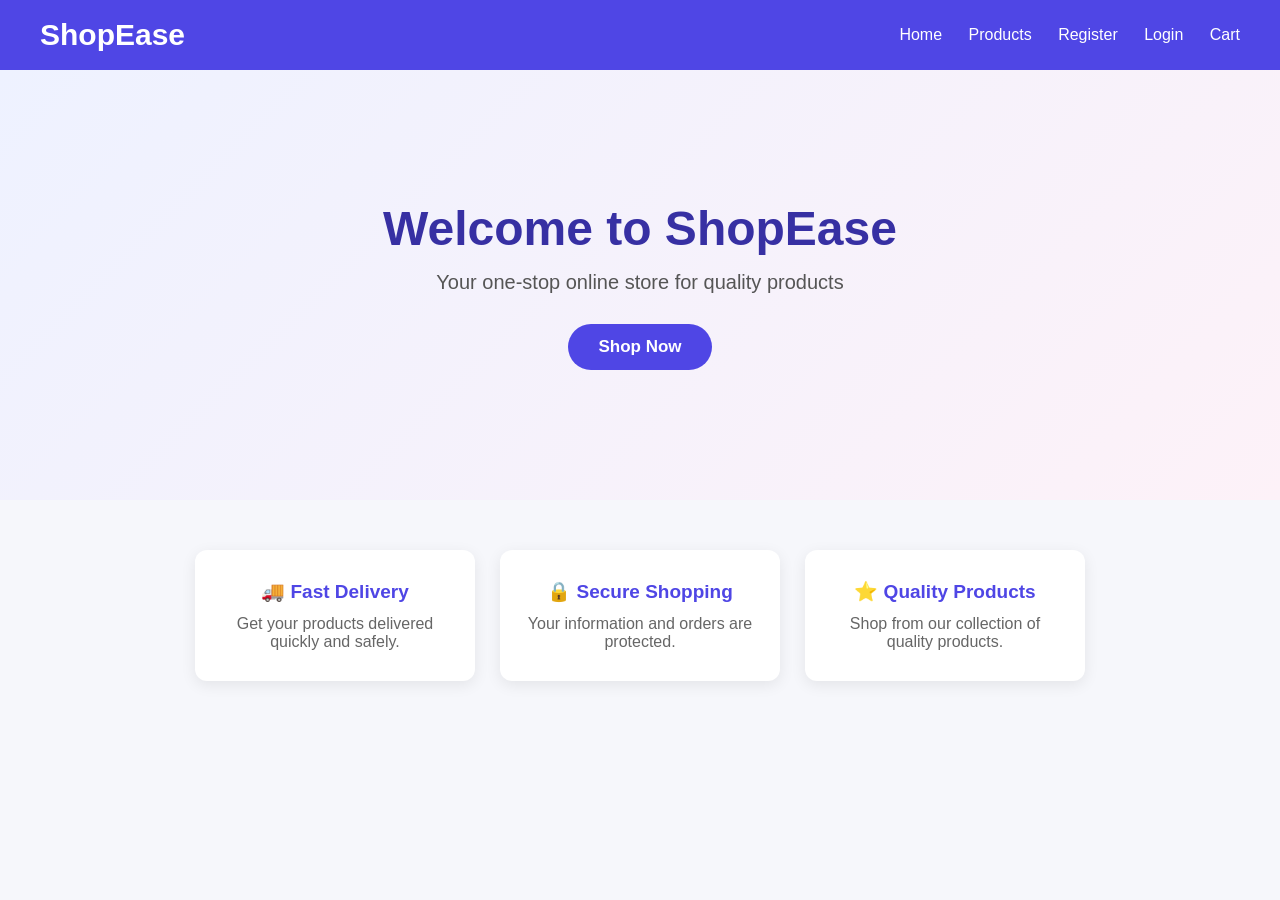
<file: Frontend/index.html>
<!DOCTYPE html>
<html lang="en">

<head>
    <meta charset="UTF-8">
    <meta name="viewport" content="width=device-width, initial-scale=1.0">

    <title>ShopEase - Online Shopping</title>

    <link rel="stylesheet" href="css/style.css">
</head>

<body>

    <!-- Navigation Bar -->

    <nav>

        <h1>ShopEase</h1>

        <div>
            <a href="index.html">Home</a>
            <a href="products.html">Products</a>
            <a href="register.html">Register</a>
            <a href="login.html">Login</a>
            <a href="cart.html">Cart</a>
        </div>

    </nav>


    <!-- Hero Section -->

    <section class="hero">

        <h1>Welcome to ShopEase</h1>

        <p>
            Your one-stop online store for quality products
        </p>

        <a href="products.html" class="btn">
            Shop Now
        </a>

    </section>


    <!-- Features Section -->

    <section class="features">

        <div>
            <h3>🚚 Fast Delivery</h3>

            <p>
                Get your products delivered quickly and safely.
            </p>
        </div>


        <div>
            <h3>🔒 Secure Shopping</h3>

            <p>
                Your information and orders are protected.
            </p>
        </div>


        <div>
            <h3>⭐ Quality Products</h3>

            <p>
                Shop from our collection of quality products.
            </p>
        </div>

    </section>

</body>

</html>
</file>
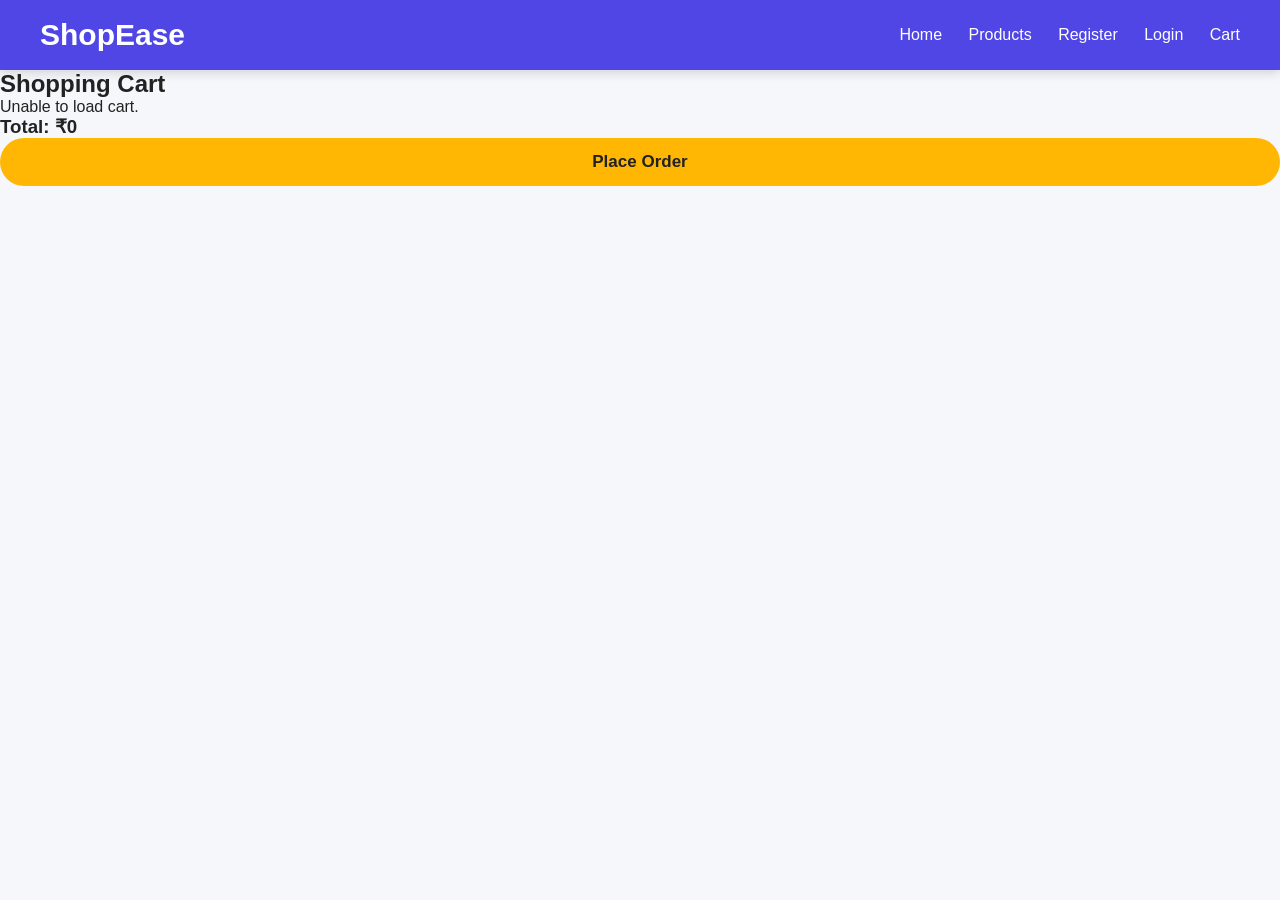
<file: Frontend/cart.html>
<!DOCTYPE html>
<html lang="en">
<head>
    <meta charset="UTF-8">
    <meta name="viewport" content="width=device-width, initial-scale=1.0">

    <title>Shopping Cart - ShopEase</title>

    <link rel="stylesheet" href="css/style.css">
</head>

<body>

    <nav>
        <h1>ShopEase</h1>

        <div>
            <a href="index.html">Home</a>
            <a href="products.html">Products</a>
            <a href="register.html">Register</a>
            <a href="login.html">Login</a>
            <a href="cart.html">Cart</a>
        </div>
    </nav>

    <div class="cart-container">

        <h2>Shopping Cart</h2>

        <div id="cart-items"></div>

        <h3 id="cart-total">Total: ₹0</h3>

        <button id="checkout-btn">
            Place Order
        </button>

    </div>

    <script src="js/cart.js"></script>

</body>
</html>
</file>
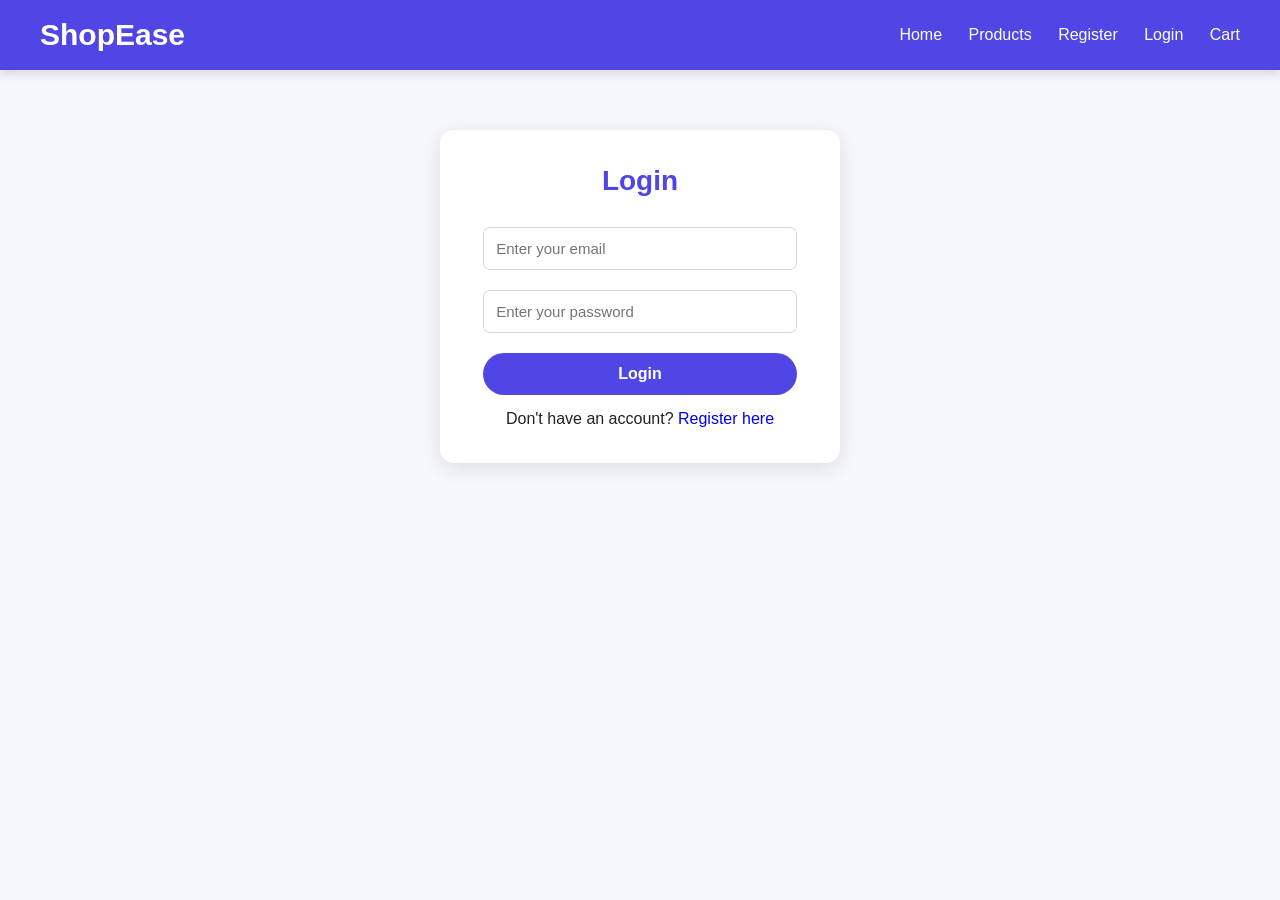
<file: Frontend/login.html>
<!DOCTYPE html>
<html lang="en">
<head>
    <meta charset="UTF-8">
    <meta name="viewport" content="width=device-width, initial-scale=1.0">
    <title>Login - ShopEase</title>

    <link rel="stylesheet" href="css/style.css">
</head>

<body>

    <nav>
        <h1>ShopEase</h1>

        <div>
            <a href="index.html">Home</a>
            <a href="products.html">Products</a>
            <a href="register.html">Register</a>
            <a href="login.html">Login</a>
            <a href="cart.html">Cart</a>
        </div>
    </nav>

    <div class="form-container">

        <h2>Login</h2>

        <form id="loginForm">

            <input
                type="email"
                id="email"
                placeholder="Enter your email"
                required
            >

            <input
                type="password"
                id="password"
                placeholder="Enter your password"
                required
            >

            <button type="submit">Login</button>

        </form>

        <p id="message"></p>

        <p>
            Don't have an account?
            <a href="register.html">Register here</a>
        </p>

    </div>

    <script src="js/login.js"></script>

</body>
</html>
</file>
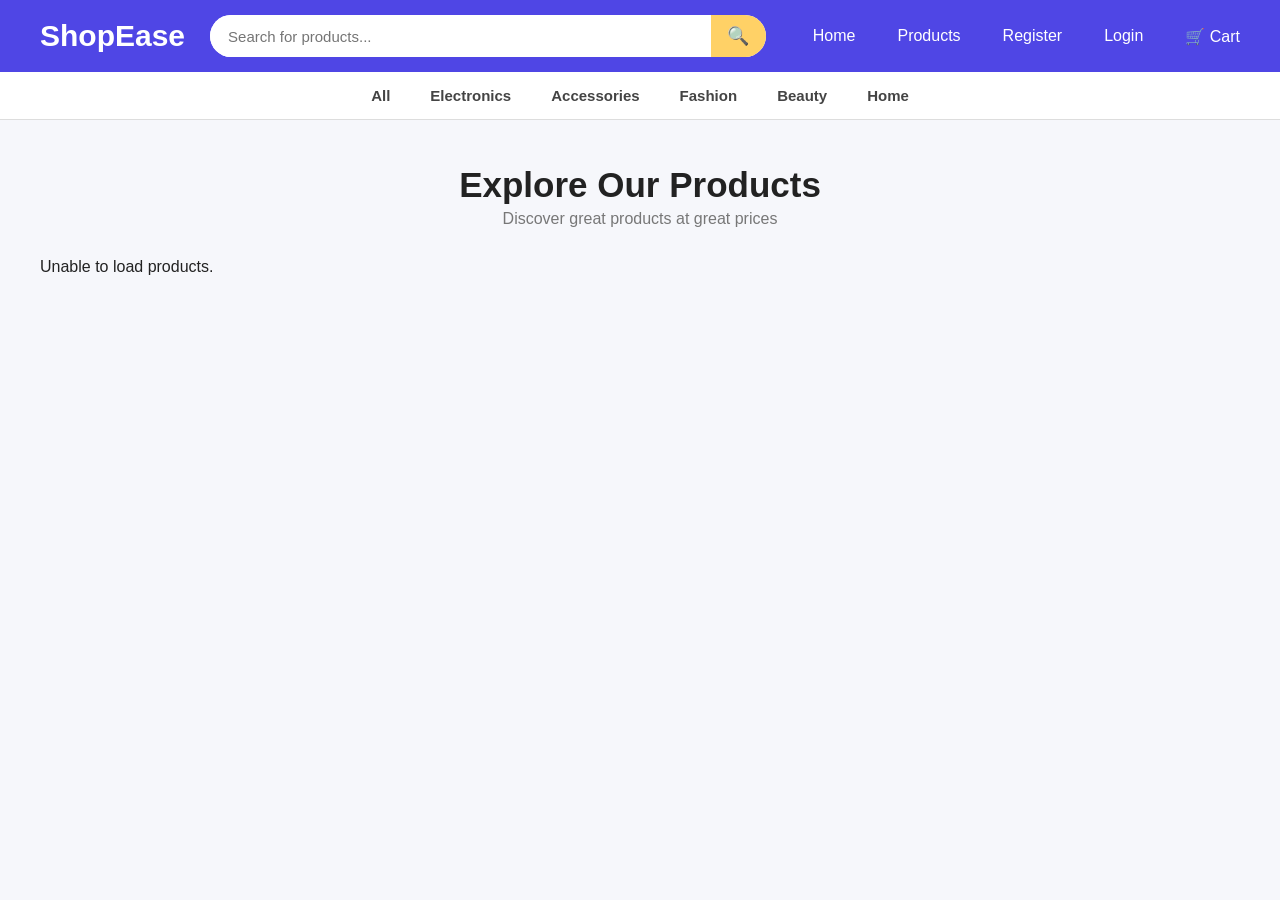
<file: Frontend/products.html>
<!DOCTYPE html>
<html lang="en">

<head>
    <meta charset="UTF-8">
    <meta name="viewport" content="width=device-width, initial-scale=1.0">

    <title>Products - ShopEase</title>

    <link rel="stylesheet" href="css/style.css">
</head>

<body>

    <!-- Navigation -->

    <nav class="main-nav">

        <div class="logo">
            ShopEase
        </div>

        <div class="search-box">
            <input
                type="text"
                id="searchInput"
                placeholder="Search for products..."
            >

            <button>🔍</button>
        </div>

        <div class="nav-links">

            <a href="index.html">Home</a>

            <a href="products.html">Products</a>

            <a href="register.html">Register</a>

            <a href="login.html">Login</a>

            <a href="cart.html">🛒 Cart</a>

        </div>

    </nav>


    <!-- Categories -->

    <div class="categories">

        <span>All</span>

        <span>Electronics</span>

        <span>Accessories</span>

        <span>Fashion</span>

        <span>Beauty</span>

        <span>Home</span>

    </div>


    <!-- Products -->

    <section class="products-section">

        <h1>Explore Our Products</h1>

        <p class="products-subtitle">
            Discover great products at great prices
        </p>

        <div id="products-container"></div>

    </section>


    <script src="js/products.js"></script>

</body>

</html>
</file>
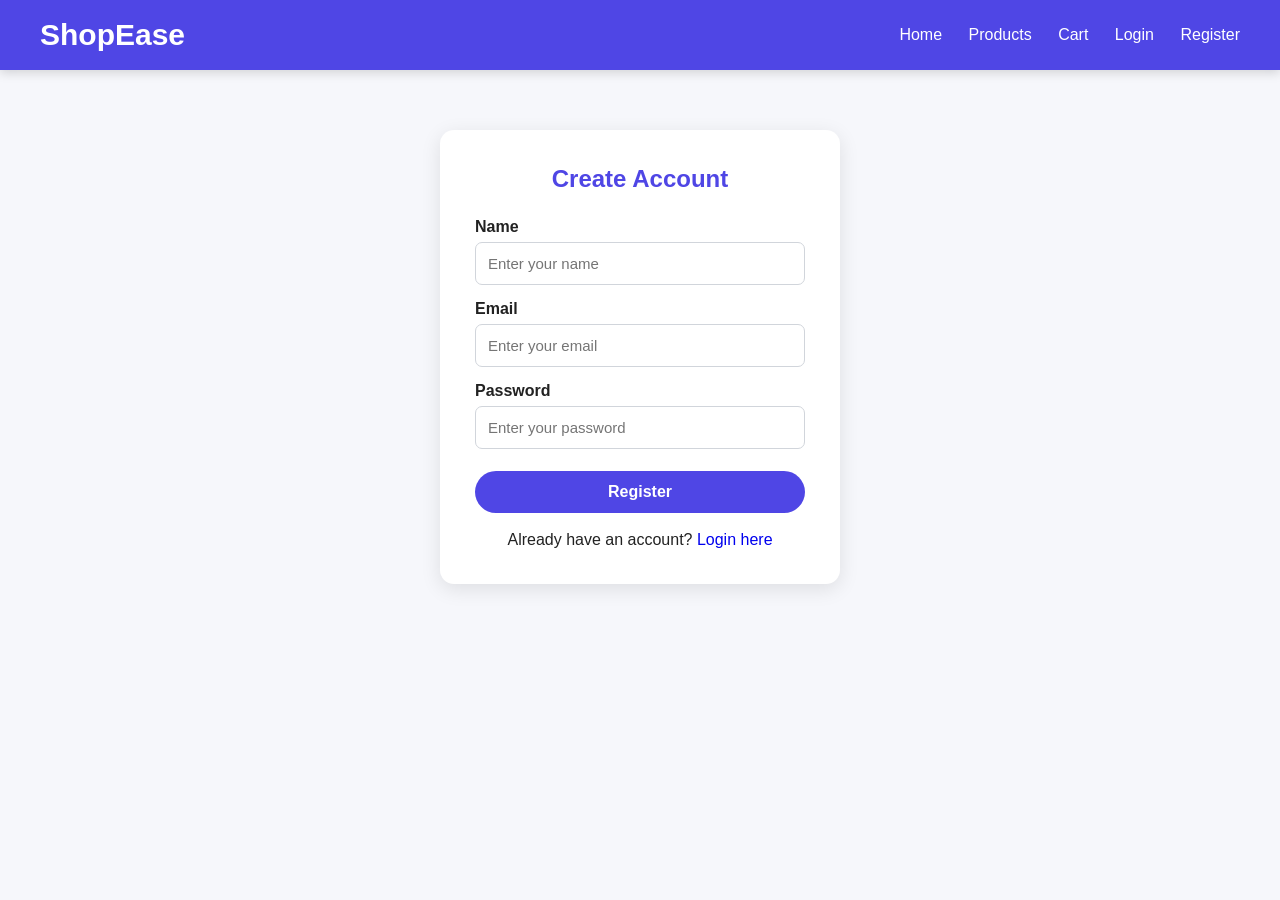
<file: Frontend/register.html>
<!DOCTYPE html>
<html lang="en">
<head>
    <meta charset="UTF-8">
    <meta name="viewport" content="width=device-width, initial-scale=1.0">

    <title>ShopEase - Register</title>

    <link rel="stylesheet" href="css/style.css">
</head>

<body>

    <!-- Navigation -->
    <nav>
        <h2>ShopEase</h2>

        <div>
            <a href="index.html">Home</a>
            <a href="products.html">Products</a>
            <a href="cart.html">Cart</a>
            <a href="login.html">Login</a>
            <a href="register.html">Register</a>
        </div>
    </nav>

    <!-- Registration Form -->
    <section class="form-section">

        <h1>Create Account</h1>

        <form id="registerForm">

            <label for="name">Name</label>
            <input
                type="text"
                id="name"
                placeholder="Enter your name"
                required
            >

            <label for="email">Email</label>
            <input
                type="email"
                id="email"
                placeholder="Enter your email"
                required
            >

            <label for="password">Password</label>
            <input
                type="password"
                id="password"
                placeholder="Enter your password"
                required
            >

            <button type="submit">Register</button>

        </form>

        <p id="message"></p>

        <p>
            Already have an account?
            <a href="login.html">Login here</a>
        </p>

    </section>

    <script src="js/register.js"></script>

</body>
</html>
</file>
<file: Frontend/css/style.css>
/* =====================================================
   SHOP EASE - COMPLETE STYLE
   ===================================================== */

/* ---------- GENERAL ---------- */

* {
    margin: 0;
    padding: 0;
    box-sizing: border-box;
}

body {
    font-family: Arial, Helvetica, sans-serif;
    background-color: #f6f7fb;
    color: #222;
}

a {
    text-decoration: none;
}

button {
    font-family: Arial, Helvetica, sans-serif;
    cursor: pointer;
}


/* =====================================================
   NAVIGATION
   ===================================================== */

nav,
.main-nav {
    width: 100%;
    min-height: 70px;

    background: #4f46e5;
    color: white;

    padding: 15px 40px;

    display: flex;
    align-items: center;
    justify-content: space-between;

    gap: 25px;

    box-shadow: 0 3px 10px rgba(0, 0, 0, 0.15);
}


/* ShopEase Logo */

nav h1,
nav h2,
.logo {
    color: white;
    font-size: 30px;
    font-weight: bold;
    white-space: nowrap;
}


/* Navigation Links */

nav div:last-child a {
    color: white;
    margin-left: 22px;
    font-size: 16px;
    font-weight: 500;
}

nav div:last-child a:hover {
    color: #ffd166;
}


/* Modern Navigation Links */

.nav-links {
    display: flex;
    align-items: center;
    gap: 20px;
}

.nav-links a {
    color: white;
    font-size: 16px;
    font-weight: 500;
}

.nav-links a:hover {
    color: #ffd166;
}


/* =====================================================
   SEARCH BAR
   ===================================================== */

.search-box {
    flex: 1;
    max-width: 600px;

    display: flex;

    background-color: white;

    border-radius: 25px;

    overflow: hidden;

    height: 42px;
}

.search-box input {
    flex: 1;

    border: none;
    outline: none;

    padding: 0 18px;

    font-size: 15px;

    color: #333;
}

.search-box button {
    width: 55px;

    border: none;

    background-color: #ffd166;

    font-size: 18px;
}

.search-box button:hover {
    background-color: #ffc233;
}


/* =====================================================
   HERO SECTION
   ===================================================== */

.hero {
    min-height: 430px;

    display: flex;
    flex-direction: column;

    justify-content: center;
    align-items: center;

    text-align: center;

    padding: 80px 20px;

    background:
        linear-gradient(
            135deg,
            #eef2ff,
            #fdf2f8
        );
}

.hero h1 {
    font-size: 48px;

    margin-bottom: 15px;

    color: #3730a3;
}

.hero p {
    font-size: 20px;

    color: #555;

    margin-bottom: 30px;
}


/* Shop Now */

.btn {
    display: inline-block;

    padding: 13px 30px;

    background-color: #4f46e5;

    color: white;

    border-radius: 25px;

    font-size: 17px;

    font-weight: bold;

    transition: 0.3s;
}

.btn:hover {
    background-color: #3730a3;

    transform: translateY(-2px);
}


/* =====================================================
   FEATURES
   ===================================================== */

.features {
    display: flex;

    justify-content: center;

    gap: 25px;

    padding: 50px 20px;

    background-color: #f6f7fb;

    flex-wrap: wrap;
}

.features div {
    width: 280px;

    padding: 30px 20px;

    background-color: white;

    text-align: center;

    border-radius: 12px;

    box-shadow: 0 4px 15px rgba(0, 0, 0, 0.08);

    transition: 0.3s;
}

.features div:hover {
    transform: translateY(-6px);

    box-shadow: 0 8px 20px rgba(0, 0, 0, 0.12);
}

.features h3 {
    color: #4f46e5;

    margin-bottom: 12px;

    font-size: 19px;
}

.features p {
    color: #666;
}


/* =====================================================
   CATEGORIES
   ===================================================== */

.categories {
    width: 100%;

    background-color: white;

    display: flex;

    justify-content: center;

    align-items: center;

    gap: 40px;

    padding: 15px 20px;

    border-bottom: 1px solid #ddd;

    overflow-x: auto;
}

.categories span {
    color: #444;

    font-size: 15px;

    font-weight: bold;

    white-space: nowrap;

    cursor: pointer;
}

.categories span:hover {
    color: #4f46e5;
}


/* =====================================================
   PRODUCTS PAGE
   ===================================================== */

.products-section {
    min-height: 650px;

    padding: 45px 25px;

    background-color: #f6f7fb;
}

.products-section h1 {
    text-align: center;

    font-size: 35px;

    color: #222;

    margin-bottom: 5px;
}

.products-subtitle {
    text-align: center;

    color: #777;

    margin-bottom: 30px;
}


/* Product Container */

#products-container {
    max-width: 1200px;

    margin: 0 auto;

    display: grid;

    grid-template-columns:
        repeat(auto-fit, minmax(250px, 1fr));

    gap: 25px;
}


/* =====================================================
   PRODUCT CARD
   ===================================================== */

.product-card {
    background-color: white;

    border-radius: 14px;

    padding: 20px;

    text-align: center;

    border: 1px solid #e5e7eb;

    box-shadow: 0 4px 12px rgba(0, 0, 0, 0.08);

    transition: 0.3s ease;

    overflow: hidden;
}

.product-card:hover {
    transform: translateY(-7px);

    box-shadow: 0 10px 25px rgba(0, 0, 0, 0.14);
}


/* Product Image */

.product-image {
    width: 100%;

    height: 200px;

    object-fit: contain;

    margin-bottom: 12px;

    transition: 0.3s;
}

.product-card:hover .product-image {
    transform: scale(1.05);
}


/* Product Name */

.product-card h2 {
    color: #222;

    font-size: 21px;

    margin-bottom: 10px;
}


/* Product Description */

.product-card p {
    color: #666;

    font-size: 14px;

    margin: 6px 0;
}


/* Product Price */

.product-card h3 {
    color: #e11d48;

    font-size: 22px;

    margin: 12px 0;
}


/* Add Cart */

.product-card button {
    width: 100%;

    padding: 11px;

    margin-top: 10px;

    border: none;

    border-radius: 25px;

    background-color: #4f46e5;

    color: white;

    font-size: 15px;

    font-weight: bold;

    transition: 0.3s;
}

.product-card button:hover {
    background-color: #3730a3;
}


/* =====================================================
   REGISTER FORM
   ===================================================== */

.form-section {
    width: 400px;

    max-width: 90%;

    margin: 60px auto;

    padding: 35px;

    background-color: white;

    border-radius: 14px;

    box-shadow: 0 5px 20px rgba(0, 0, 0, 0.1);
}

.form-section h1 {
    text-align: center;

    color: #4f46e5;

    margin-bottom: 25px;
}

.form-section label {
    display: block;

    margin-top: 15px;

    margin-bottom: 6px;

    font-weight: bold;
}

.form-section input {
    width: 100%;

    padding: 12px;

    border: 1px solid #d1d5db;

    border-radius: 7px;

    outline: none;

    font-size: 15px;
}

.form-section input:focus {
    border-color: #4f46e5;
}

.form-section button {
    width: 100%;

    padding: 12px;

    margin-top: 22px;

    border: none;

    border-radius: 25px;

    background-color: #4f46e5;

    color: white;

    font-size: 16px;

    font-weight: bold;
}

.form-section button:hover {
    background-color: #3730a3;
}

.form-section p {
    text-align: center;

    margin-top: 18px;
}


/* =====================================================
   LOGIN FORM
   ===================================================== */

.form-container {
    width: 400px;

    max-width: 90%;

    margin: 60px auto;

    padding: 35px;

    background-color: white;

    border-radius: 14px;

    box-shadow: 0 5px 20px rgba(0, 0, 0, 0.1);

    text-align: center;
}

.form-container h2 {
    color: #4f46e5;

    font-size: 28px;

    margin-bottom: 20px;
}

.form-container input {
    width: 95%;

    padding: 12px;

    margin: 10px 0;

    border: 1px solid #d1d5db;

    border-radius: 7px;

    outline: none;

    font-size: 15px;
}

.form-container input:focus {
    border-color: #4f46e5;
}

.form-container button {
    width: 95%;

    padding: 12px;

    margin-top: 10px;

    border: none;

    border-radius: 25px;

    background-color: #4f46e5;

    color: white;

    font-size: 16px;

    font-weight: bold;
}

.form-container button:hover {
    background-color: #3730a3;
}


/* =====================================================
   MESSAGE
   ===================================================== */

#message {
    margin-top: 15px;

    font-weight: bold;

    text-align: center;
}


/* =====================================================
   CART PAGE
   ===================================================== */

.cart-page {
    min-height: 700px;

    padding: 40px 25px;

    background-color: #f6f7fb;
}

.cart-page > h1 {
    text-align: center;

    font-size: 35px;

    color: #222;

    margin-bottom: 35px;
}


/* Cart Layout */

.cart-layout {
    max-width: 1200px;

    margin: auto;

    display: grid;

    grid-template-columns: 1fr 350px;

    gap: 25px;

    align-items: start;
}


/* Cart Products */

.cart-products {
    background-color: white;

    padding: 20px;

    border-radius: 14px;

    box-shadow: 0 4px 15px rgba(0, 0, 0, 0.08);
}


/* =====================================================
   CART ITEM
   ===================================================== */

.cart-item {
    display: flex;

    align-items: center;

    gap: 20px;

    padding: 20px;

    margin-bottom: 15px;

    background-color: white;

    border: 1px solid #e5e7eb;

    border-radius: 12px;
}

.cart-item:last-child {
    margin-bottom: 0;
}


/* Cart Image */

.cart-item-image {
    width: 120px;

    height: 120px;

    object-fit: contain;

    background-color: #f9fafb;

    border-radius: 8px;
}


/* Cart Information */

.cart-item-info {
    flex: 1;
}

.cart-item-info h3 {
    font-size: 20px;

    margin-bottom: 6px;

    color: #222;
}

.cart-item-info p {
    font-size: 14px;

    color: #666;

    margin: 5px 0;
}


/* Cart Price */

.cart-item-price {
    color: #e11d48;

    font-size: 20px;

    font-weight: bold;

    margin-top: 8px;
}


/* =====================================================
   QUANTITY
   ===================================================== */

.quantity-controls {
    display: flex;

    align-items: center;

    justify-content: center;

    gap: 8px;
}

.quantity-controls button {
    width: 35px;

    height: 35px;

    border: 1px solid #d1d5db;

    background-color: white;

    border-radius: 6px;

    color: #4f46e5;

    font-size: 20px;

    font-weight: bold;
}

.quantity-controls button:hover {
    background-color: #4f46e5;

    color: white;
}

.quantity-controls span {
    min-width: 30px;

    text-align: center;

    font-size: 17px;

    font-weight: bold;
}


/* =====================================================
   REMOVE
   ===================================================== */

.remove-btn {
    border: none;

    background: none;

    color: #dc2626;

    font-size: 14px;

    margin-top: 10px;
}

.remove-btn:hover {
    text-decoration: underline;
}


/* =====================================================
   ORDER SUMMARY
   ===================================================== */

.cart-summary {
    background-color: white;

    padding: 25px;

    border-radius: 14px;

    box-shadow: 0 4px 15px rgba(0, 0, 0, 0.08);

    position: sticky;

    top: 90px;
}

.cart-summary h2 {
    color: #4f46e5;

    font-size: 23px;

    margin-bottom: 25px;
}


/* Summary Rows */

.summary-row {
    display: flex;

    justify-content: space-between;

    margin: 15px 0;

    color: #555;
}

.summary-row span:last-child {
    font-weight: bold;

    color: #222;
}


/* Delivery */

.summary-row:nth-of-type(2) span:last-child {
    color: #16a34a;
}


/* Line */

.cart-summary hr {
    border: none;

    border-top: 1px solid #ddd;

    margin: 20px 0;
}


/* Total */

.summary-total {
    display: flex;

    justify-content: space-between;

    font-size: 23px;

    font-weight: bold;

    margin-bottom: 25px;
}


/* =====================================================
   PLACE ORDER
   ===================================================== */

#checkout-btn {
    width: 100%;

    padding: 14px;

    border: none;

    border-radius: 25px;

    background-color: #ffb703;

    color: #222;

    font-size: 17px;

    font-weight: bold;

    transition: 0.3s;
}

#checkout-btn:hover {
    background-color: #f59e0b;

    transform: translateY(-2px);
}


/* =====================================================
   EMPTY CART
   ===================================================== */

.empty-cart {
    text-align: center;

    padding: 60px 20px;
}

.empty-cart h2 {
    color: #4f46e5;

    margin-bottom: 10px;
}

.empty-cart p {
    color: #666;
}

.empty-cart a {
    display: inline-block;

    margin-top: 20px;

    padding: 12px 25px;

    background-color: #4f46e5;

    color: white;

    border-radius: 25px;

    font-weight: bold;
}

.empty-cart a:hover {
    background-color: #3730a3;
}


/* =====================================================
   RESPONSIVE - TABLET
   ===================================================== */

@media (max-width: 900px) {

    nav,
    .main-nav {
        flex-wrap: wrap;

        padding: 15px 20px;
    }

    .search-box {
        order: 3;

        width: 100%;

        max-width: none;
    }

    .nav-links {
        gap: 10px;
    }

    .cart-layout {
        grid-template-columns: 1fr;
    }

    .cart-summary {
        position: static;
    }
}


/* =====================================================
   RESPONSIVE - MOBILE
   ===================================================== */

@media (max-width: 600px) {

    nav,
    .main-nav {
        flex-direction: column;

        gap: 15px;

        text-align: center;
    }

    nav h1,
    nav h2,
    .logo {
        font-size: 26px;
    }

    nav div:last-child a {
        margin-left: 8px;

        font-size: 13px;
    }

    .nav-links {
        flex-wrap: wrap;

        justify-content: center;
    }

    .nav-links a {
        font-size: 13px;
    }

    .hero {
        min-height: 350px;

        padding: 60px 20px;
    }

    .hero h1 {
        font-size: 34px;
    }

    .hero p {
        font-size: 17px;
    }

    .categories {
        justify-content: flex-start;

        gap: 25px;
    }

    .products-section {
        padding: 30px 15px;
    }

    .products-section h1 {
        font-size: 28px;
    }

    #products-container {
        grid-template-columns: 1fr;
    }

    .product-card {
        width: 100%;

        max-width: 350px;

        margin: auto;
    }

    .cart-page {
        padding: 30px 15px;
    }

    .cart-page > h1 {
        font-size: 28px;
    }

    .cart-item {
        flex-direction: column;

        text-align: center;
    }

    .cart-item-info {
        width: 100%;
    }

    .quantity-controls {
        justify-content: center;
    }

    .form-section,
    .form-container {
        width: 92%;

        padding: 25px;
    }
}
</file>
